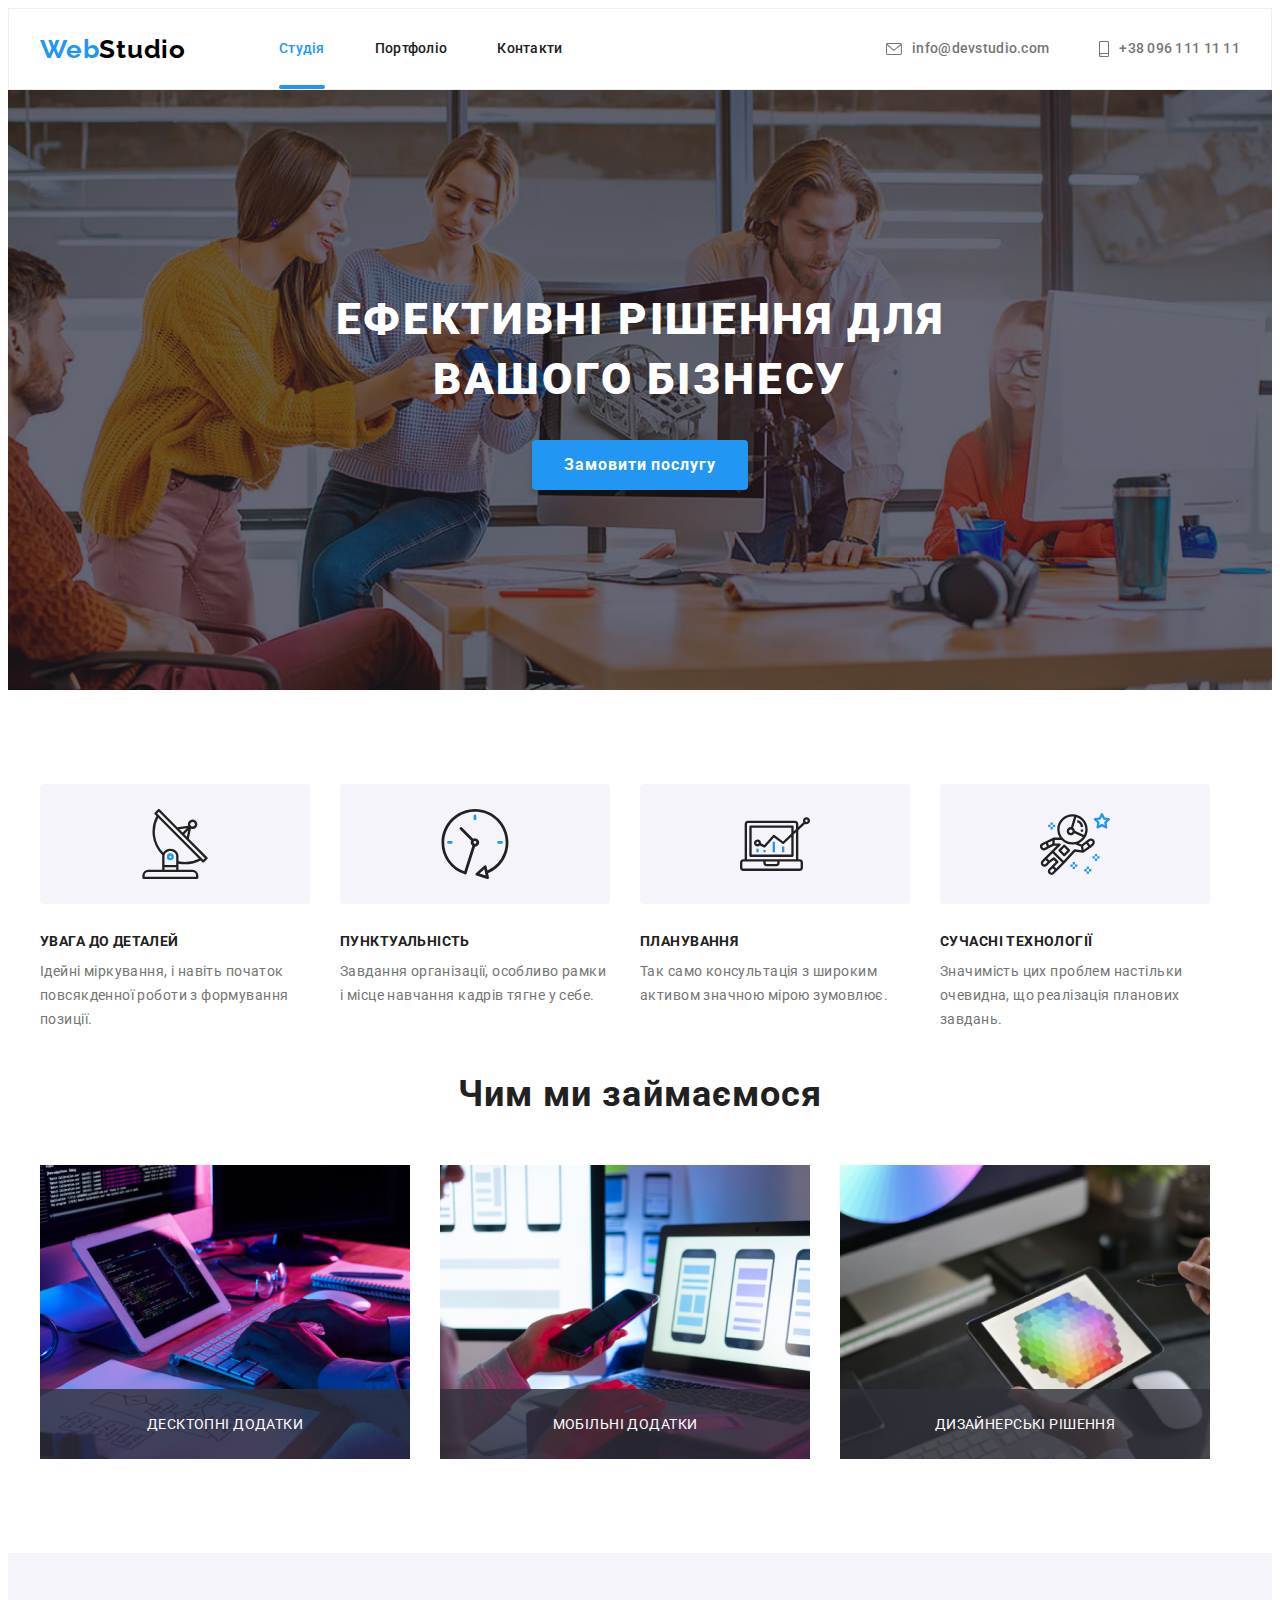
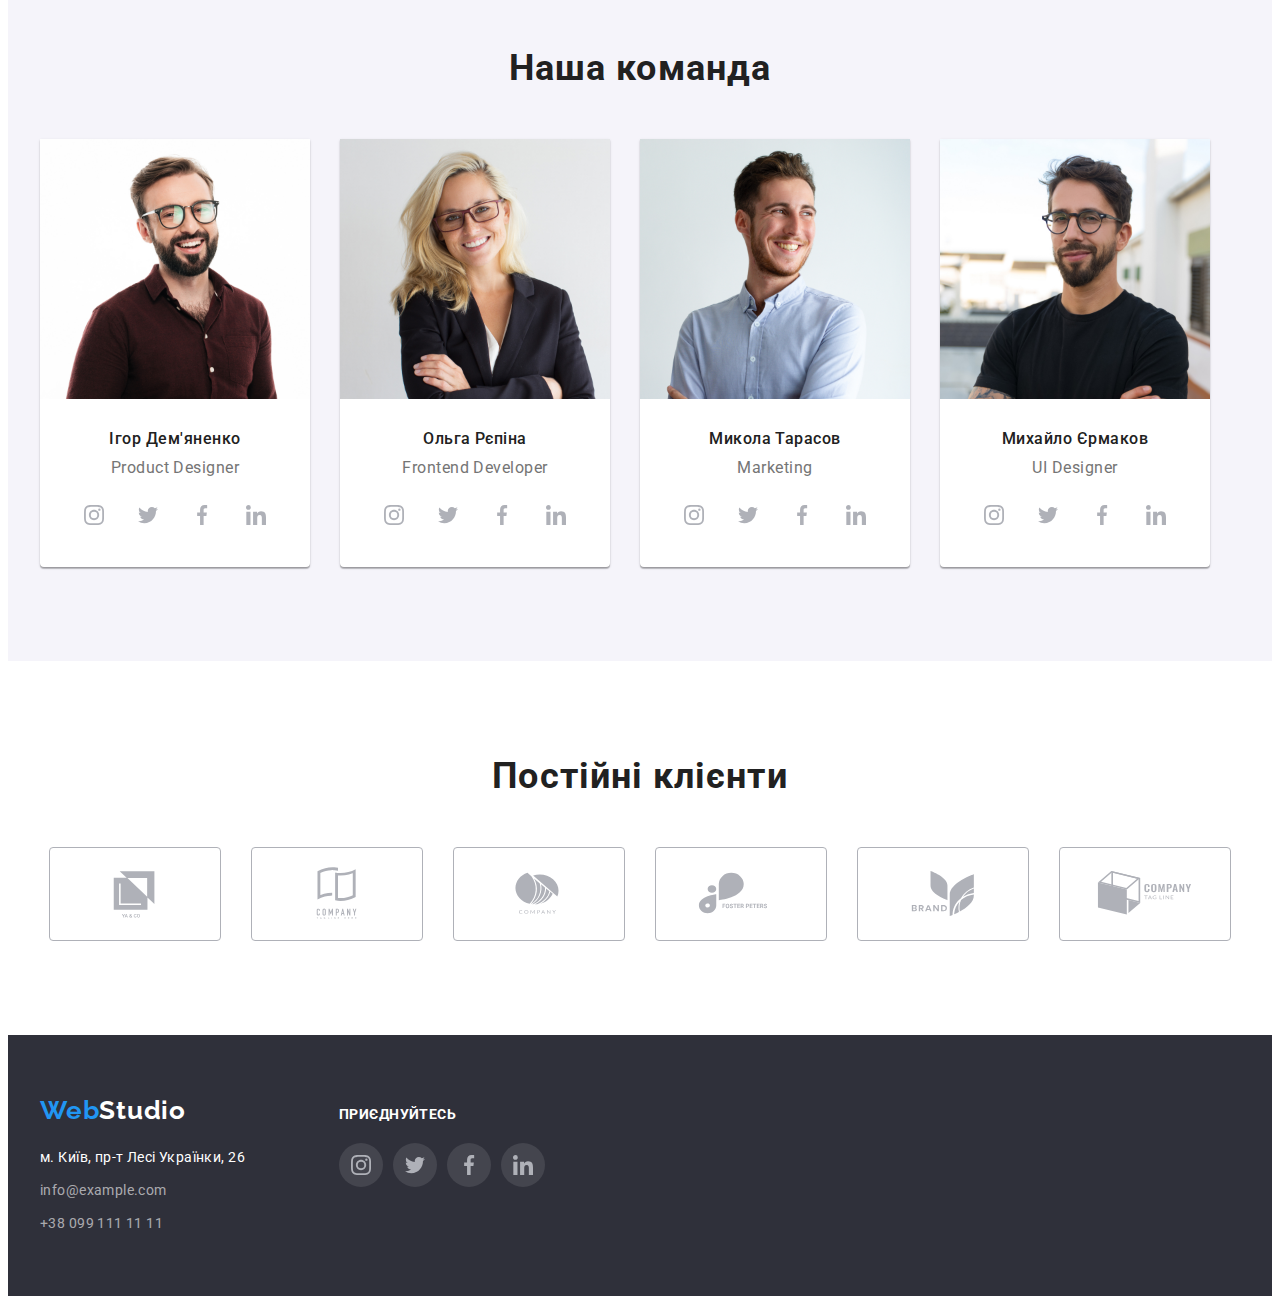
<file: index.html>
<!DOCTYPE html>
<html lang="ua">
<head>
    <meta charset="UTF-8">
    <meta http-equiv="X-UA-Compatible" content="IE=edge">
    <meta name="viewport" content="width=device-width, initial-scale=1.0">
    <title>Студія</title>
    <link rel="preconnect" href="https://fonts.googleapis.com">
    <link rel="preconnect" href="https://fonts.gstatic.com" crossorigin>
    <link href="https://fonts.googleapis.com/css2?family=Raleway:wght@700&family=Roboto:wght@400;500;700;900&display=swap"
        rel="stylesheet">
    <link rel="stylesheet" href="https://cdnjs.cloudflare.com/ajax/libs/modern-normalize/1.1.0/modern-normalize.min.css"
            integrity="sha512-wpPYUAdjBVSE4KJnH1VR1HeZfpl1ub8YT/NKx4PuQ5NmX2tKuGu6U/JRp5y+Y8XG2tV+wKQpNHVUX03MfMFn9Q=="
            crossorigin="anonymous" referrerpolicy="no-referrer" />
    <link rel="stylesheet" href="./css/styles.css">
</head>
<body>
    <!-- HEADER -->
    <header class="header">
       <div class="container header-container">
           <nav class="nav-header">
                <a class="link logo logo-header" href="./index.html" lang="en">
                <span class="logo-first-part">Web</span><span class="logo-second-part-theme-light">Studio</span>
                </a>
                <ul class="main-information-list list">
                    <li class="main-information-item">
                        <a class="main-information-link current link" href="./index.html">Студія</a>
                    </li>
                    <li class="main-information-item">
                        <a class="main-information-link link" href="./portfolio.html">Портфоліо</a>
                    </li>
                    <li class="main-information-item">
                        <a class="main-information-link link" href="">Контакти</a>
                    </li>
                </ul>
            </nav>
            <ul class="contacts list">
                <li class="contact-item">
                    <a class="contact-mail contact-link link" href="mailto:info@devstudio.com">
                        <svg class="contact-icon" width="16" height="12">
                            <use href="./images/icons.svg#envelope">
                            </use>                       
                        </svg> 
                    info@devstudio.com 
                </a>
                </li>
                <li class="contact-item">
                    <a class="contact-number contact-link link" href="tel:+380961111111"> 
                        <svg class="contact-icon" width="10" height="16">
                            <use href="./images/icons.svg#smartphone">
                            </use>
                        </svg>
                        +38 096 111 11 11 </a>
                </li>
            </ul>
        </div>
    </header>
    <main>
        <!-- HERO -->
        <section class="hero">
            <div class="container">
                <h1 class="tittle"> Ефективні рішення для вашого бізнесу </h1>
                <button class="modal-btn" type="button" data-modal-open>Замовити послугу</button>
            </div>
        </section>
        <!-- ADVANTAGES -->
        <section class="section">
           <div class="container">
               <h2 class="visually-hidden"> Наші переваги </h2>
            <ul class="advantages-list list">
                <li class="advantages-list-item">
                    <div class="advantages-frame">
                        <svg class="advantages-icons" width="70" height="70">
                            <use href="./images/icons.svg#antenna">
                            </use>
                        </svg>
                    </div>
                    <h3 class="advantages-item">Увага до деталей</h3>
                    <p class="advantages-discription">Ідейні міркування, і навіть початок повсякденної роботи з формування позиції.</p>
                </li>
                <li class="advantages-list-item">
                    <div class="advantages-frame">
                        <svg class="advantages-icons" width="70" height="70">
                            <use href="./images/icons.svg#clock">
                            </use>
                        </svg>
                    </div>
                    <h3 class="advantages-item">Пунктуальність</h3>
                    <p class="advantages-discription">Завдання організації, особливо рамки і місце навчання кадрів тягне у себе.
                    </p>
                </li>
                <li class="advantages-list-item">
                    <div class="advantages-frame">
                        <svg class="advantages-icons" width="70" height="70">
                            <use href="./images/icons.svg#diagram">
                            </use>
                        </svg>
                    </div>
                    <h3 class="advantages-item">Планування</h3>
                    <p class="advantages-discription">Так само консультація з широким активом значною мірою зумовлює.</p>
                </li>
                <li class="advantages-list-item">
                    <div class="advantages-frame">
                        <svg class="advantages-icons" width="70" height="70">
                            <use href="./images/icons.svg#astronaut">
                            </use>
                        </svg>
                    </div>                   
                    <h3 class="advantages-item">Сучасні технології</h3>
                    <p class="advantages-discription">Значимість цих проблем настільки очевидна, що реалізація планових завдань. 
                    </p>
                </li>
            </ul>
            </div>
            </section>
            <!-- ABOUT -->
            <section class="about section">
                <div class="container">
                    <h2 class="about-our-business">Чим ми займаємося</h2>
                    <ul class="about-list list">
                        <li class="about-item">
                            <div class="about-img-box">
                                <img class="about-img" src="./images/business/business-img-1.png"
                                alt="працівник набирає текст" width="370" height="294">
                                <div class="about-discription"><p>Десктопні додатки</p>
                                </div>
                            </div>
                        </li>
                        <li class="about-item">
                            <div class="about-img-box">
                                <img class="about-img" src="./images/business/business-img-2.png"
                                alt="працівник обирає макет" width="370" height="294">
                                <div class="about-discription"><p>Мобільні додатки</p>
                                </div>
                            </div>
                        </li>
                        <li class="about-item">
                            <div class="about-img-box"><img class="about-img" src="./images/business/business-img-3.png"
                                alt="працівник обирає колір" width="370" height="294">
                                <div class="about-discription"><p>Дизайнерські рішення</p>
                                </div>
                            </div>
                        </li>
                    </ul>       
        </div>
        </section>
        <!-- EMPLOYEES -->
        <section class="employees section">
            <div class="container employees-container">
                <h2 class="our-employees">Наша команда</h2>
                <ul class="employees-list list">
                    <li class="employees-item">
                        <img class="employees-img" src="./images/employees/product_designer.jpg" alt="Ігор Дем'яненко" width="270"
                            height="260">
                        <div class="employees-information">
                            <h3 class="employees-name">Ігор Дем'яненко</h3>
                            <p class="employees-position" lang="en">Product Designer</p>
                            <ul class="socials-list list">
                                <li class="socials-item">
                                    <a class="socials-link link" href="" target="_blank" rel="noopener noreferrer" aria-label="іконка Instagram">
                                        <svg class="socials-icon" width="20" height="20">
                                            <use href="./images/icons.svg#instagram"></use>
                                        </svg>
                                    </a>
                                </li>
                                <li class="socials-item">
                                    <a class="socials-link link" href="" target="_blank" rel="noopener noreferrer" aria-label="іконка Twitter">
                                        <svg class="socials-icon" width="20" height="20">
                                            <use href="./images/icons.svg#twitter"></use>
                                        </svg>
                                    </a>
                                </li>
                                <li class="socials-item">
                                    <a class="socials-link link" href="" target="_blank" rel="noopener noreferrer" aria-label="іконка Facebook">
                                        <svg class="socials-icon" width="20" height="20">
                                            <use href="./images/icons.svg#facebook"></use>
                                        </svg>
                                    </a>
                                </li>
                                <li class="socials-item">
                                    <a class="socials-link link" href="" target="_blank" rel="noopener noreferrer" aria-label="іконка Linkedin">
                                        <svg class="socials-icon" width="20" height="20">
                                            <use href="./images/icons.svg#linkedin"></use>
                                        </svg>
                                    </a>
                                </li>
                            </ul>
                        </div>
                        
                    </li>
                    <li class="employees-item">
                        <img class="employees-img" src="./images/employees/frontend_developer.jpg" alt="Ольга Рєпіна" width="270"
                            height="260">
                        <div class="employees-information">
                            <h3 class="employees-name">Ольга Рєпіна</h3>
                            <p class="employees-position" lang="en">Frontend Developer</p>
                            <ul class="socials-list list">
                                <li class="socials-item">
                                    <a class="socials-link link" href="" target="_blank" rel="noopener noreferrer" aria-label="іконка Instagram">
                                        <svg class="socials-icon" width="20" height="20">
                                            <use href="./images/icons.svg#instagram"></use>
                                        </svg>
                                    </a>
                                </li>
                                <li class="socials-item">
                                    <a class="socials-link link" href="" target="_blank" rel="noopener noreferrer" aria-label="іконка Twitter">
                                        <svg class="socials-icon" width="20" height="20">
                                            <use href="./images/icons.svg#twitter"></use>
                                        </svg>
                                    </a>
                                </li>
                                <li class="socials-item">
                                    <a class="socials-link link" href="" target="_blank" rel="noopener noreferrer" aria-label="іконка Facebook">
                                        <svg class="socials-icon" width="20" height="20">
                                            <use href="./images/icons.svg#facebook"></use>
                                        </svg>
                                    </a>
                                </li>
                                <li class="socials-item">
                                    <a class="socials-link link" href="" target="_blank" rel="noopener noreferrer" aria-label="іконка Linkedin">
                                        <svg class="socials-icon" width="20" height="20">
                                            <use href="./images/icons.svg#linkedin"></use>
                                        </svg>
                                    </a>
                                </li>
                            </ul>
                        </div>
                        
                    </li>
                    <li class="employees-item">
                        <img class="employees-img" src="./images/employees/marketing.jpg" alt="Микола Тарасов" width="270"
                            height="260">
                        <div class="employees-information">
                            <h3 class="employees-name">Микола Тарасов</h3>
                            <p class="employees-position" lang="en">Marketing</p>
                            <ul class="socials-list list">
                                <li class="socials-item">
                                    <a class="socials-link link" href="" target="_blank" rel="noopener noreferrer" aria-label="іконка Instagram">
                                        <svg class="socials-icon" width="20" height="20">
                                            <use href="./images/icons.svg#instagram"></use>
                                        </svg>
                                    </a>
                                </li>
                                <li class="socials-item">
                                    <a class="socials-link link" href="" target="_blank" rel="noopener noreferrer" aria-label="іконка Twitter">
                                        <svg class="socials-icon" width="20" height="20">
                                            <use href="./images/icons.svg#twitter"></use>
                                        </svg>
                                    </a>
                                </li>
                                <li class="socials-item">
                                    <a class="socials-link link" href="" target="_blank" rel="noopener noreferrer" aria-label="іконка Facebook">
                                        <svg class="socials-icon" width="20" height="20">
                                            <use href="./images/icons.svg#facebook"></use>
                                        </svg>
                                    </a>
                                </li>
                                <li class="socials-item">
                                    <a class="socials-link link" href="" target="_blank" rel="noopener noreferrer" aria-label="іконка Linkedin">
                                        <svg class="socials-icon" width="20" height="20">
                                            <use href="./images/icons.svg#linkedin"></use>
                                        </svg>
                                    </a>
                                </li>
                            </ul>
                        </div>                       
                    </li>
                    <li class="employees-item">
                        <img class="employees-img" src="./images/employees/uI_designer.jpg" alt="Михайло Єрмаков" width="270"
                            height="260">
                        <div class="employees-information">
                            <h3 class="employees-name">Михайло Єрмаков</h3>
                            <p class="employees-position" lang="en">UI Designer</p>
                            <ul class="socials-list list">
                                <li class="socials-item">
                                    <a class="socials-link link" href="" target="_blank" rel="noopener noreferrer" aria-label="іконка Instagram">
                                        <svg class="socials-icon" width="20" height="20">
                                            <use href="./images/icons.svg#instagram"></use>
                                        </svg>
                                    </a>
                                </li>
                                <li class="socials-item">
                                    <a class="socials-link link" href="" target="_blank" rel="noopener noreferrer" aria-label="іконка Twitter">
                                        <svg class="socials-icon" width="20" height="20">
                                            <use href="./images/icons.svg#twitter"></use>
                                        </svg>
                                    </a>
                                </li>
                                <li class="socials-item">
                                    <a class="socials-link link" href="" target="_blank" rel="noopener noreferrer" aria-label="іконка Facebook">
                                        <svg class="socials-icon" width="20" height="20">
                                            <use href="./images/icons.svg#facebook"></use>
                                        </svg>
                                    </a>
                                </li>
                                <li class="socials-item">
                                    <a class="socials-link link" href="" target="_blank" rel="noopener noreferrer" aria-label="іконка Linkedin">
                                        <svg class="socials-icon" width="20" height="20">
                                            <use href="./images/icons.svg#linkedin"></use>
                                        </svg>
                                    </a>
                                </li>
                            </ul>
                        </div>
                    </li>
                </ul>
            </div>
        </section>
        <section class="customers section">
            <div class="container">
                <h2 class="our-customers">Постійні клієнти</h2>
                <ul class="list customers-list">
                    <li class="customers-item">
                        <a class="customers-link" href="" target="_blank" rel="noopener noreferrer">
                            <svg class="customers-icons" width="106" height="60">
                                <use href="./images/icons.svg#logo-1">
                                </use>
                            </svg>
                        </a>                        
                    </li>
                    <li class="customers-item">
                        <a class="customers-link" href="" target="_blank" rel="noopener noreferrer">
                            <svg class="customers-icons" width="106" height="60">
                                <use href="./images/icons.svg#logo-2">
                                </use>
                            </svg>
                        </a>                       
                    </li>
                    <li class="customers-item">
                        <a class="customers-link" href="" target="_blank" rel="noopener noreferrer">
                            <svg class="customers-icons" width="106" height="60">
                                <use href="./images/icons.svg#logo-3">
                                </use>
                            </svg>
                        </a>
                        
                    </li>
                    <li class="customers-item">
                        <a class="customers-link" href="" target="_blank" rel="noopener noreferrer">
                            <svg class="customers-icons" width="106" height="60">
                                <use href="./images/icons.svg#logo-4">
                                </use>
                            </svg>
                        </a>                       
                    </li>
                    <li class="customers-item">
                        <a class="customers-link" href="" target="_blank" rel="noopener noreferrer">
                            <svg class="customers-icons" width="106" height="60">
                                <use href="./images/icons.svg#logo-5">
                                </use>
                            </svg>
                        </a>                       
                    </li>
                    <li class="customers-item">
                        <a class="customers-link" href="" target="_blank" rel="noopener noreferrer">
                            <svg class="customers-icons" width="106" height="60">
                                <use href="./images/icons.svg#logo-6">
                                </use>
                            </svg>
                        </a>                        
                    </li>
                </ul>
            </div>
        </section>
    </main>
    <!-- FOOTER -->
    <footer class="footer">
        <div class="container footer-container">
            <div class="footer-main">
                <a class="logo link" href="./index.html" lang="en">
                    <span class="logo-first-part">Web</span><span class="logo-second-part-theme-dark">Studio</span>
                </a>
                <address class="address">
                    <ul class="contact-info-list list">
                        <li class="contact-info-item"><a class="contact-info-link contact-info-link-address link"
                                href="https://goo.gl/maps/YMytQSWN1X3MKWsU9" target="_blank" rel="noopener noreferrer">
                                м. Київ, пр-т Лесі Українки, 26</a>
                        </li>
                        <li class="contact-info-item">
                            <a class="contact-info-link link" href="mailto:info@example.com">info@example.com </a>
                        </li>
                        <li class="contact-info-item">
                            <a class="contact-info-link link" href="tel:+380991111111"> +38 099 111 11 11 </a>
                        </li>
                    </ul>
                </address>
            </div>
            <div class="join">
                <h2 class="to-join">приєднуйтесь</h2>
                <ul class="socials-list list">
                    <li class="socials-item">
                        <a class="socials-link socials-link-dark-theme link" href="" target="_blank" rel="noopener noreferrer" aria-label="іконка Instagram">
                            <svg class="socials-icon" width="20" height="20">
                                <use href="./images/icons.svg#instagram"></use>
                            </svg>
                        </a>
                    </li>
                    <li class="socials-item">
                        <a class="socials-link socials-link-dark-theme link" href="" target="_blank" rel="noopener noreferrer" aria-label="іконка Twitter">
                            <svg class="socials-icon" width="20" height="20">
                                <use href="./images/icons.svg#twitter"></use>
                            </svg>
                        </a>
                    </li>
                    <li class="socials-item">
                        <a class="socials-link socials-link-dark-theme link" href="" target="_blank" rel="noopener noreferrer" aria-label="іконка Facebook">
                            <svg class="socials-icon" width="20" height="20">
                                <use href="./images/icons.svg#facebook"></use>
                            </svg>
                        </a>
                    </li>
                    <li class="socials-item">
                        <a class="socials-link socials-link-dark-theme link" href="" target="_blank" rel="noopener noreferrer" aria-label="іконка Linkedin">
                            <svg class="socials-icon" width="20" height="20">
                                <use href="./images/icons.svg#linkedin"></use>
                            </svg>
                        </a>
                    </li>
                </ul>
            </div>
        </div>
    </footer>

<div class="backdrop is-hidden" data-modal>
    <div class="modal">
        <button type="button" class="modal-btn-close" data-modal-close>
<svg class="modal-icon" width="18" height="18">
    <use href="./images/icons.svg#icon-close"></use>
</svg>
        </button>
    </div>
</div>

    <script src="./js/modal.js"></script>
</body>
</html>
</file>
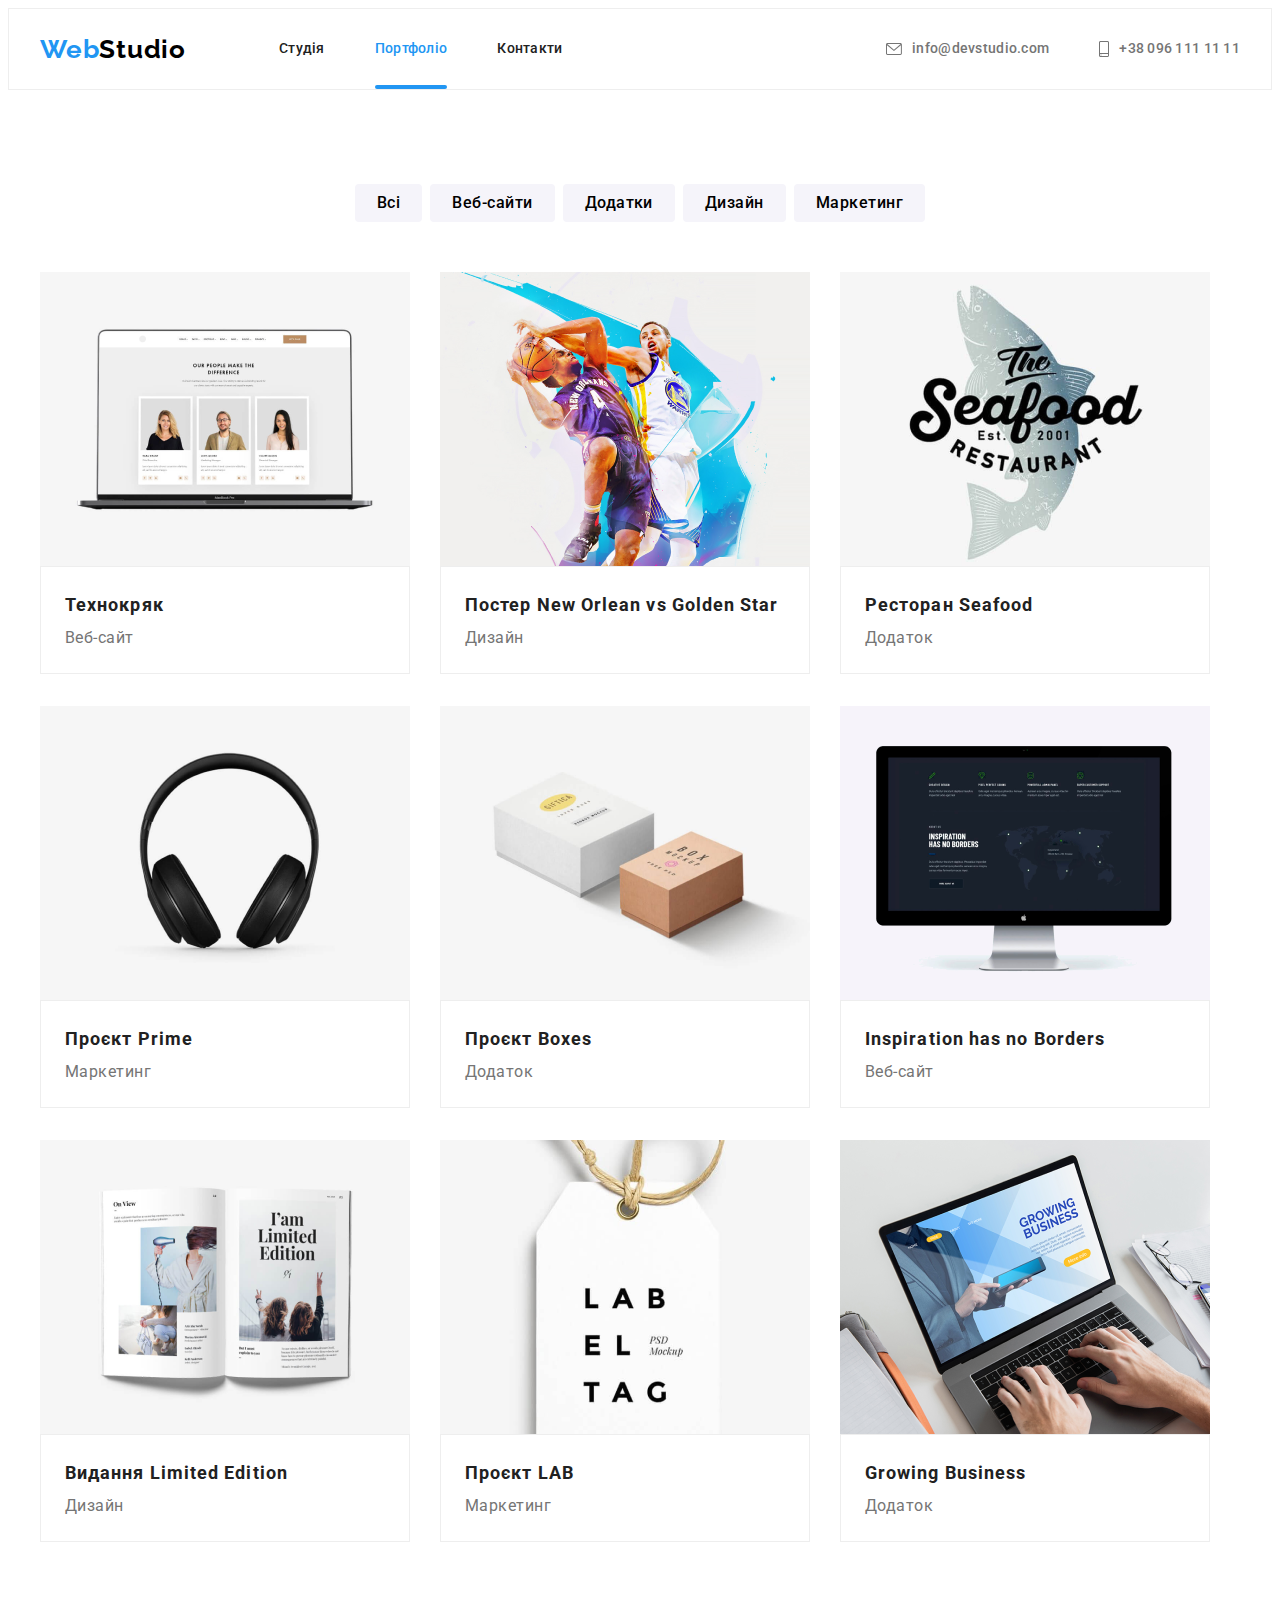
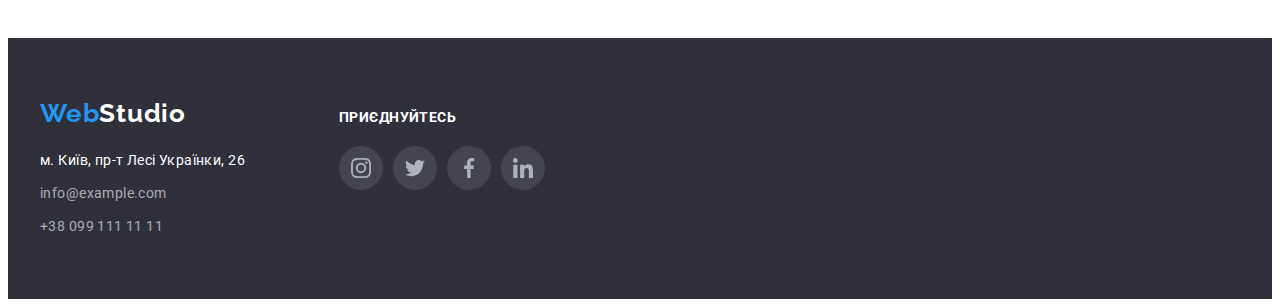
<file: portfolio.html>
<!DOCTYPE html>
<html lang="ua">
<head>
    <meta charset="UTF-8">
    <meta http-equiv="X-UA-Compatible" content="IE=edge">
    <meta name="viewport" content="width=device-width, initial-scale=1.0">
    <title>Портфоліо</title>
    <link rel="preconnect" href="https://fonts.googleapis.com">
    <link rel="preconnect" href="https://fonts.gstatic.com" crossorigin>
    <link href="https://fonts.googleapis.com/css2?family=Raleway:wght@700&family=Roboto:wght@400;500;700;900&display=swap"
        rel="stylesheet">
    <link rel="stylesheet" href="https://cdnjs.cloudflare.com/ajax/libs/modern-normalize/1.1.0/modern-normalize.min.css"
        integrity="sha512-wpPYUAdjBVSE4KJnH1VR1HeZfpl1ub8YT/NKx4PuQ5NmX2tKuGu6U/JRp5y+Y8XG2tV+wKQpNHVUX03MfMFn9Q=="
        crossorigin="anonymous" referrerpolicy="no-referrer" />
    <link rel="stylesheet" href="./css/styles.css">
</head>
<body>
    <!-- HEADER -->
    <header class="header">
        <div class="container header-container">
            <nav class="nav-header">
                <a class="link logo logo-header" href="./index.html" lang="en">
                    <span class="logo-first-part">Web</span><span class="logo-second-part-theme-light">Studio</span>
                </a>
                <ul class="main-information-list list">
                    <li class="main-information-item">
                        <a class="main-information-link link" href="./index.html">Студія</a>
                    </li>
                    <li class="main-information-item">
                        <a class="main-information-link current link" href="./portfolio.html">Портфоліо</a>
                    </li>
                    <li class="main-information-item">
                        <a class="main-information-link link" href="">Контакти</a>
                    </li>
                </ul>
            </nav>
            <ul class="contacts list">
                <li class="contact-item">
                    <a class="contact-mail contact-link link" href="mailto:info@devstudio.com">
                        <svg class="contact-icon" width="16" height="12">
                            <use href="./images/icons.svg#envelope">
                            </use>
                        </svg>
                        info@devstudio.com
                    </a>
                </li>
                <li class="contact-item">
                    <a class="contact-number contact-link link" href="tel:+380961111111">
                        <svg class="contact-icon" width="10" height="16">
                            <use href="./images/icons.svg#smartphone">
                            </use>
                        </svg>
                        +38 096 111 11 11 </a>
                </li>
            </ul>
        </div>
    </header>
    <main>
        <!-- PORTFOLIO -->
        <section class="section">
            <div class="container">
                <h1 class="visually-hidden">Портфоліо</h1>               
                <ul class="list menu-list">
                    <li class="menu-item">
                        <button class="menu-item-btn" type="button">Всі</button>
                    </li>
                    <li class="menu-item">
                        <button class="menu-item-btn" type="button">Веб-сайти</button>
                    <li class="menu-item">
                        <button class="menu-item-btn" type="button">Додатки</button>
                    </li>
                    <li class="menu-item">
                        <button class="menu-item-btn" type="button">Дизайн</button>
                    </li>
                    <li class="menu-item">
                        <button class="menu-item-btn" type="button">Маркетинг</button>
                    </li>
                </ul>                               
                <ul class="projects-list list">
                    <li class="projects-item">
                        <a class="projects-link link" href="" target="_blank" rel="noopener noreferrer">
                           <div class="project-purpose-image">
                            <img class="project-img" src="./images/portfolio/project-1-img.png" alt="відкритий веб-сайт на ноутбуці" width="370" height="294">
                            <div class="project-purpose">
                                <p>Ресурс пропонує комплексні пропозиції з різним рівнем функціоналу та сервісів. Все це дозволить відвідувачу отримати вичерпні відомості про компанію чи приватну особу.

                                </p>
                            </div>
                           </div> 
                            <div class="projects-discription">
                                <h2 class="project-name">Технокряк</h2>
                                <p class="project-type">Веб-сайт</p>
                            </div>
                        </a>
                    </li>
                    <li class="projects-item">
                        <a class="projects-link link" href="" target="_blank" rel="noopener noreferrer">
                            <div class="project-purpose-image">
                            <img class="project-img" src="./images/portfolio/project-2-img.png" alt="два баскетболіста грають" width="370"
                                height="294">
                            <div class="project-purpose">
                                    <p>Ресурс пропонує комплексні пропозиції з різним рівнем функціоналу та сервісів. Все це дозволить відвідувачу
                                        отримати вичерпні відомості про компанію чи приватну особу.
                                
                                    </p>
                                </div>
                                </div>
                            <div class="projects-discription">
                                <h2 class="project-name">Постер New Orlean vs Golden Star</h2>
                                <p class="project-type">Дизайн</p>
                            </div>
                        </a>                        
                    </li>
                    <li class="projects-item">
                        <a class="projects-link link" href="" target="_blank" rel="noopener noreferrer">
                            <div class="project-purpose-image">
                            <img src="./images/portfolio/project-3-img.png" class="project-img" alt="емблема ресторану Seafood" width="370"
                                height="294">
                                <div class="project-purpose">
                                <p>Ресурс пропонує комплексні пропозиції з різним рівнем функціоналу та сервісів. Все це дозволить відвідувачу отримати вичерпні відомості про компанію чи приватну особу.

                                </p>
                            </div>
                                </div>
                            <div class="projects-discription">
                                <h2 class="project-name">Ресторан Seafood</h2>
                                <p class="project-type">Додаток</p>
                            </div>
                        </a>                       
                    </li>
                    <li class="projects-item">
                        <a class="projects-link link" href="" target="_blank" rel="noopener noreferrer">
                            <div class="project-purpose-image">
                            <img class="project-img" src="./images/portfolio/project-4-img.png" alt="навушники" width="370" height="294">
                            <div class="project-purpose">
                                <p>Ресурс пропонує комплексні пропозиції з різним рівнем функціоналу та сервісів. Все це дозволить відвідувачу отримати вичерпні відомості про компанію чи приватну особу.

                                </p>
                            </div>
                            </div>
                            <div class="projects-discription">
                                <h2 class="project-name">Проєкт Prime</h2>
                                <p class="project-type">Маркетинг</p>
                            </div>
                        </a>                                              
                    </li>
                    <li class="projects-item">
                        <a class="projects-link link" href="" target="_blank" rel="noopener noreferrer">
                            <div class="project-purpose-image">
                            <img class="project-img" src="./images/portfolio/project-5-img.png" alt="дві коробки" width="370" height="294">
                            <div class="project-purpose">
                                <p>Ресурс пропонує комплексні пропозиції з різним рівнем функціоналу та сервісів. Все це дозволить відвідувачу отримати вичерпні відомості про компанію чи приватну особу.

                                </p>
                            </div>
                            </div>
                            <div class="projects-discription">
                                <h2 class="project-name">Проєкт Boxes</h2>
                                <p class="project-type">Додаток</p>
                            </div>
                        </a>                          
                    </li>
                    <li class="projects-item">
                        <a class="projects-link link" href="" target="_blank" rel="noopener noreferrer">
                            <div class="project-purpose-image">
                            <img class="project-img" src="./images/portfolio/project-6-img.png" alt="відкритий веб-сайт на мониторі" width="370"
                                height="294">
                                <div class="project-purpose">
                                <p>Ресурс пропонує комплексні пропозиції з різним рівнем функціоналу та сервісів. Все це дозволить відвідувачу отримати вичерпні відомості про компанію чи приватну особу.

                                </p>
                            </div>
                            </div>
                            <div class="projects-discription">
                                <h2 class="project-name">Inspiration has no Borders</h2>
                                <p class="project-type">Веб-сайт</p>
                            </div>
                        </a>                                                  
                    </li>
                    <li class="projects-item">
                        <a class="projects-link link" href="" target="_blank" rel="noopener noreferrer">
                            <div class="project-purpose-image">
                            <img class="project-img" src="./images/portfolio/project-7-img.png" alt="розворот журналу" width="370" height="294">
                            <div class="project-purpose">
                                <p>Ресурс пропонує комплексні пропозиції з різним рівнем функціоналу та сервісів. Все це дозволить відвідувачу отримати вичерпні відомості про компанію чи приватну особу.

                                </p>
                            </div>
                            </div>
                            <div class="projects-discription">
                                <h2 class="project-name">Видання Limited Edition</h2>
                                <p class="project-type">Дизайн</p>
                            </div>
                        </a>                                                 
                    </li>
                    <li class="projects-item">
                        <a class="projects-link link" href="" target="_blank" rel="noopener noreferrer">
                            <div class="project-purpose-image">
                            <img class="project-img" src="./images/portfolio/project-8-img.png" alt="етикетка" width="370" height="294">
                            <div class="project-purpose">
                                <p>Ресурс пропонує комплексні пропозиції з різним рівнем функціоналу та сервісів. Все це дозволить відвідувачу отримати вичерпні відомості про компанію чи приватну особу.

                                </p>
                            </div>
                            </div>
                            <div class="projects-discription">
                                <h2 class="project-name">Проєкт LAB</h2>
                                <p class="project-type">Маркетинг</p>
                            </div>
                        </a>                                                 
                    </li>
                    <li class="projects-item">
                        <a class="projects-link link" href="" target="_blank" rel="noopener noreferrer">
                            <div class="project-purpose-image">
                            <img class="project-img" src="./images/portfolio/project-9-img.png" alt="відкритий додаток на ноутбуці" width="370"
                                height="294">
                                <div class="project-purpose">
                                <p>Ресурс пропонує комплексні пропозиції з різним рівнем функціоналу та сервісів. Все це дозволить відвідувачу отримати вичерпні відомості про компанію чи приватну особу.

                                </p>
                            </div>
                            </div>
                            <div class="projects-discription">
                                <h2 class="project-name">Growing Business</h2>
                                <p class="project-type">Додаток</p>
                            </div>
                        </a>                                            
                    </li>
                </ul>                
            </div>
        </section>
    </main>
    <!-- FOOTER -->
    <footer class="footer">
        <div class="container footer-container">
            <div class="footer-main">
                <a class="logo link" href="./index.html" lang="en">
                    <span class="logo-first-part">Web</span><span class="logo-second-part-theme-dark">Studio</span>
                </a>
                <address class="address">
                    <ul class="contact-info-list list">
                        <li class="contact-info-item"><a class="contact-info-link contact-info-link-address link"
                                href="https://goo.gl/maps/YMytQSWN1X3MKWsU9" target="_blank" rel="noopener noreferrer">
                                м. Київ, пр-т Лесі Українки, 26</a>
                        </li>
                        <li class="contact-info-item">
                            <a class="contact-info-link link" href="mailto:info@example.com">info@example.com </a>
                        </li>
                        <li class="contact-info-item">
                            <a class="contact-info-link link" href="tel:+380991111111"> +38 099 111 11 11 </a>
                        </li>
                    </ul>
                </address>
            </div>
            <div class="join">
                <h2 class="to-join">приєднуйтесь</h2>
                <ul class="socials-list list">
                    <li class="socials-item">
                        <a class="socials-link socials-link-dark-theme link" href="" target="_blank" rel="noopener noreferrer"
                            aria-label="іконка Instagram">
                            <svg class="socials-icon" width="20" height="20">
                                <use href="./images/icons.svg#instagram"></use>
                            </svg>
                        </a>
                    </li>
                    <li class="socials-item">
                        <a class="socials-link socials-link-dark-theme link" href="" target="_blank" rel="noopener noreferrer"
                            aria-label="іконка Twitter">
                            <svg class="socials-icon" width="20" height="20">
                                <use href="./images/icons.svg#twitter"></use>
                            </svg>
                        </a>
                    </li>
                    <li class="socials-item">
                        <a class="socials-link socials-link-dark-theme link" href="" target="_blank" rel="noopener noreferrer"
                            aria-label="іконка Facebook">
                            <svg class="socials-icon" width="20" height="20">
                                <use href="./images/icons.svg#facebook"></use>
                            </svg>
                        </a>
                    </li>
                    <li class="socials-item">
                        <a class="socials-link socials-link-dark-theme link" href="" target="_blank" rel="noopener noreferrer"
                            aria-label="іконка Linkedin">
                            <svg class="socials-icon" width="20" height="20">
                                <use href="./images/icons.svg#linkedin"></use>
                            </svg>
                        </a>
                    </li>
                </ul>
            </div>
        </div>
    </footer>
</body>
</html>
</file>
<file: css/styles.css>
:root {
  --main-font-family: 'Roboto', sans-serif;
  --secondary-font-family: 'Raleway', sans-serif;
  --main-color: #212121;
  --main-color-theme-dark: #ffffff;
  --secondary-color: #757575;
  --color-logo-first-part: #2196f3;
  --color-logo-second-part-theme-light: #000000;
  --color-logo-second-part-theme-dark: #ffffff;
  --hover-focus-color: #2196f3;
  --button-background-hover-focus-color: #188ce8;
  --button-background-color: #2196f3;
  --address-color: rgba(255, 255, 255, 0.6);
  --button-background-color-portfolio: #f5f4fa;
  --main-background-color: #ffffff;
  --dark-background-color: #2F303A;
  --secondary-light-background: #F5F4FA;
  --hover-card-color: rgba(33, 150, 243, 0.9);
  --modal-main-background: rgba(0, 0, 0, 0.2);
  --modal-btn-close-frame: rgba(0, 0, 0, 0.1);
}

body {
  font-family: var(--main-font-family);
  font-size: 14px;
  color: var(--main-color);
  background-color: var(--main-background-color);
}

h1,
h2,
h3,
h4,
h5,
h6,
p {
  margin: 0;
}

img {
  display: block;
  max-width: 100%; 
  height: auto;
}

ul {
padding: 0;
margin: 0;
}

.container {
  /*outline: solid red;*/


  width: 1200px;
  padding-left: 15px;
  padding-right: 15px;
  margin-left: auto;
  margin-right: auto;
}

.section{
  padding-top: 94px;
  padding-bottom: 94px;

}
.list {
  list-style: none;
}

.link {
  text-decoration: none;
}
.address {
  font-style: normal;
}
/* ================= COMPONENTS ================= */
.logo {
  font-family: var(--secondary-font-family);
  font-style: normal;
  font-weight: 700;
  font-size: 26px;
  line-height: 1.19;
  letter-spacing: 0.03em;
}

.logo-header{
margin-right: 93px;
}

.logo-first-part {
  color: var(--color-logo-first-part);
}
.logo-second-part-theme-light {
  color: var(--color-logo-second-part-theme-light);
}
.logo-second-part-theme-dark {
  color: var(--color-logo-second-part-theme-dark);
}
.visually-hidden {
  position: absolute;
  width: 1px;
  height: 1px;
  overflow: hidden;
  border: 0;
  padding: 0;
  clip: rect(0 0 0 0);
  clip-path: inset(50%);
  margin: -1px;
  white-space: nowrap;
}
/* ================= COMPONENTS ================= */

/* ================= HEADER ================= */

.main-information-link {
  font-weight: 500;
  line-height: 1.14;
  letter-spacing: 0.02em;
  color: var(--main-color);
  position: relative;

  display: block;
  padding-top: 32px;
  padding-bottom: 32px;

  transition: color 250ms cubic-bezier(0.4, 0, 0.2, 1);;
}

.main-information-item{
  margin-right: 50px;
}
.main-information-item:last-child {
  margin-right: 0;
}
.main-information-link:hover,
.main-information-link:focus {
  color: var(--hover-focus-color);
}
.current::after {
  display: block;
  height: 4px;
  width: 100%;
  background-color: currentColor;
  border-radius: 2px;
  position: absolute;
  bottom: 0;
  content: '';
}


.nav-header{
  display: flex;
  align-items: center;
}

.main-information-list{
  display: flex;
  align-items: center;
}

.main-information-list .current{
  color: var(--hover-focus-color);
}



.contact-link {
  font-weight: 500;
  line-height: 1.14;
  letter-spacing: 0.02em;
  color: var(--secondary-color);

  display: flex;
  align-items: center;
  padding-top: 32px;
  padding-bottom: 32px;
  transition: color 250ms cubic-bezier(0.4, 0, 0.2, 1);
}
.contact-link:hover,
.contact-link:focus {
  color: var(--hover-focus-color);
}

.contacts{
  display: flex;
  align-items: center;
  margin-left: auto;
}

.contact-item{
  margin-right: 50px;
}

.contact-item:last-child {
  margin-right: 0;
}

.header-container{
display: flex;
align-items: center;
}
.header{
  border: 1px solid #EEEEEE;
}

.contact-icon{
  fill: currentColor;
  margin-right: 10px;
}

/* ================= HEADER ================= */

/* ================= HERO ================= */
.hero{
  background-color: var(--dark-background-color);
  padding-top: 200px;
  padding-bottom: 200px;

  background-image: linear-gradient(rgba(47, 48, 58, 0.4), rgba(47, 48, 58, 0.4)), url(../images/hero/background.img.jpg);
  background-repeat: no-repeat;
  max-width: 1600px;
  background-position: center;
  background-size: cover;
  margin-left: auto;
  margin-right: auto;
}
  


.tittle {
  font-weight: 900;
  font-size: 44px;
  line-height: 1.36;
  text-align: center;
  letter-spacing: 0.06em;
  text-transform: uppercase;
  color: var(--main-color-theme-dark);

  width: 643px;
  margin-left: auto;
  margin-right: auto;
  margin-bottom: 30px;
}
.modal-btn {
  font-family:inherit;
  font-weight: 700;
  font-size: 16px;
  line-height: 1.88;
  display: flex;
  align-items: center;
  text-align: center;
  letter-spacing: 0.06em;
  cursor: pointer;
  color: var(--main-color-theme-dark);
  background-color: var(--button-background-color);

  max-width: 250px;
  min-width: 200px;
  min-height: 50px;
  border-radius: 4px;
  box-shadow: 0px 4px 4px rgba(0, 0, 0, 0.15);
  margin-left: auto;
  margin-right: auto;
  border: 0;
  padding: 10px 32px;
  
  transition: border-radius 250ms cubic-bezier(0.4, 0, 0.2, 1), background-color 250ms cubic-bezier(0.4, 0, 0.2, 1);
  
  
}

.modal-btn:hover,
.modal-btn:focus {
  background-color: var(--button-background-hover-focus-color);
  color: var(--main-color-theme-dark);
  border-radius: 0;
}


/* ================= HERO ================= */

/* ================= ADVANTAGES ================= */

.advantages-list{
  display: flex;
  align-items: center;
  gap: 30px;
}

.advantages-list-item{
  height: 101px;
  width: 270px;
}

.advantages-item {
  font-size: 14px;
  font-weight: 700;
  line-height: 1.14;
  letter-spacing: 0.03em;
  text-transform: uppercase;
  margin-bottom: 10px;
}
.advantages-discription {
  line-height: 1.71;
  letter-spacing: 0.03em;
  color: var(--secondary-color);
}

.advantages-frame{
  background: #F5F4FA;
  border-radius: 4px;
  margin-bottom: 30px;
  height: 120px;
  display: flex;
  align-items: center;
  justify-content: center;
}


/* ================= ADVANTAGES ================= */

/* ================= ABOUT ================= */

.about-list{
display: flex;
align-items: center;
gap: 30px;
}


.about-our-business {
  font-weight: 700;
  font-size: 36px;
  line-height: 1.17;
  text-align: center;
  letter-spacing: 0.03em;

  margin-bottom: 50px;
}
.about-img-box {
  position: relative;
}

.about-discription {
  position: absolute;
  bottom: 0;
  display: flex;
  width: 370px;
  height: 70px;
  background-color: rgba(47, 48, 58, 0.8);
  justify-content: center;
  align-items: center;
  color: var(--main-color-theme-dark);
  letter-spacing: 0.03em;
  text-transform: uppercase;
}


/* ================= ABOUT ================= */

/* ================= EMPLOYEES ================= */
.employees{
  background-color: var(--secondary-light-background);
}

.employees-item{
  background-color: var(--main-background-color);
  width: 270px;
  box-shadow: 0px 1px 3px rgba(0, 0, 0, 0.12), 0px 1px 1px rgba(0, 0, 0, 0.14), 0px 2px 1px rgba(0, 0, 0, 0.2);
  border-radius: 0px 0px 4px 4px;
}

.our-employees {
  font-weight: 700;
  font-size: 36px;
  line-height: 1.17;
  text-align: center;
  letter-spacing: 0.03em;
  margin-bottom: 50px;
}
.employees-name {
  font-weight: 500;
  font-size: 16px;
  line-height: 1.19;
  text-align: center;
  letter-spacing: 0.03em;
  margin-bottom: 10px;
}
.employees-position {
  font-size: 16px;
  line-height: 1.19;
  text-align: center;
  letter-spacing: 0.03em;
  color: var(--secondary-color);
  margin-bottom: 16px;
}

.employees-list{
  display: flex;
  align-items: center;
  gap: 30px;
}

.employees-information{
  padding-top: 30px;
  padding-bottom: 30px;
}

.socials-list {
  display: flex;
  justify-content: center;
  align-items: center;
  gap: 10px;
}

.socials-link {
  display: flex;
  align-items: center;
  justify-content: center;

  width: 44px;
  height: 44px;

  color:#AFB1B8;

  border-radius: 50%;

  transition: color 250ms cubic-bezier(0.4, 0, 0.2, 1), background-color 250ms cubic-bezier(0.4, 0, 0.2, 1);
}

.socials-link:hover,
.socials-link:focus {
  color: var(--main-color-theme-dark);
  background-color: var(--hover-focus-color);

  }

.socials-icon {
  fill: currentColor;
}
  
/* ================= EMPLOYEES ================= */

/* ================= CUSTOMERS ================= */
.our-customers{
font-style: normal;
font-weight: 700;
font-size: 36px;
line-height: 1.17;
text-align: center;
letter-spacing: 0.03em;

margin-bottom: 50px;
}
.customers-list{
display: flex;
align-items: center;
justify-content: center;
gap: 30px;
}
 
.customers-link{
  fill: #AFB1B8;
  border: 1px solid #AFB1B8;
  border-radius: 4px;
  display: flex;
  align-items: center;
  justify-content: center;
  width: 170px;
  height: 92px;
  transition: fill 250ms cubic-bezier(0.4, 0, 0.2, 1), border-color 250ms cubic-bezier(0.4, 0, 0.2, 1);
}

.customers-link:hover,
.customers-link:focus {
  fill: var(--hover-focus-color);
  border-color: var(--hover-focus-color);
}

  
/* ================= CUSTOMERS ================= */

/* ================= FOOTER ================= */
.footer{
  background-color: var(--dark-background-color);
  padding-top: 60px;
  padding-bottom: 60px;
}

.footer-container{
  display: flex;
  align-items:baseline
}

.address{
  margin-top: 20px;
}

.contact-info-item{
  margin-bottom: 9px;
}

.contact-info-item:last-child {
  margin-bottom: 0;
}

.contact-info-link {
  line-height: 1.71;
  letter-spacing: 0.03em;
  color: var(--address-color);
  transition: color 250ms cubic-bezier(0.4, 0, 0.2, 1)
  
}
.contact-info-link-address {
  color: var(--main-color-theme-dark);
}
.contact-info-link:hover,
.contact-info-link:focus {
  color: var(--hover-focus-color);
}

.to-join{
  font-weight: 700;
  font-size: 14px;
  line-height: 1.14;
  letter-spacing: 0.03em;
  text-transform: uppercase;
  color: var(--main-color-theme-dark);
  margin-bottom: 20px;
}

.socials-link-dark-theme{
background-color: rgba(255, 255, 255, 0.1);;
}

.footer-main {
  margin-right: 94px;
}
/* ================= FOOTER ================= */

/* ================= PORTFOLIO ================= */
.menu-item-btn {
  font-family:inherit;
  font-weight: 500;
  font-size: 16px;
  line-height: 1.63;
  text-align: center;
  letter-spacing: 0.03em;
  cursor: pointer;
  background: var(--button-background-color-portfolio);
  border-radius: 4px;
  border: none;
  padding: 6px 22px;
  transition: background-color 250ms cubic-bezier(0.4, 0, 0.2, 1), color 250ms cubic-bezier(0.4, 0, 0.2, 1), box-shadow 250ms cubic-bezier(0.4, 0, 0.2, 1);
}

.menu-item-btn:hover,
.menu-item-btn:focus {
  background-color: var(--button-background-color);
  color: var(--main-color-theme-dark);
  box-shadow: 0px 3px 1px rgba(0, 0, 0, 0.1), 0px 1px 2px rgba(0, 0, 0, 0.08), 0px 2px 2px rgba(0, 0, 0, 0.12);

}
.project-name {
  font-weight: 700;
  font-size: 18px;
  line-height: 2;
  letter-spacing: 0.06em;
  color: var(--main-color);
}

.project-type {
  font-size: 16px;
  line-height: 1.88;
  letter-spacing: 0.03em;
  color: var(--secondary-color);
}

.menu-list{
  display: flex;
  justify-content: center;
  margin-bottom: 50px;
  gap: 8px;
}

.projects-list{
  display: flex;
  flex-wrap: wrap;
  gap: 30px;
}

.projects-item{
  height: 404px;
  width: 370px;
}

.projects-link{
  display: block;
  transition: box-shadow 250ms cubic-bezier(0.4, 0, 0.2, 1);
}

.projects-link:hover,
.projects-link:focus {
  box-shadow: 0px 1px 1px rgba(0, 0, 0, 0.12), 0px 4px 4px rgba(0, 0, 0, 0.06), 1px 4px 6px rgba(0, 0, 0, 0.16);
}

.projects-discription{
border: 1px solid #EEEEEE;
padding-top: 20px;
padding-bottom: 20px;
padding-left: 24px;
padding-right: 24px;
}

.project-purpose-image {
  position: relative;
  overflow: hidden;
}

.project-purpose {
  position: absolute;
  top: 0;
  left: 0;
  width: 100%;
  height: 100%;
  font-size: 18px;
  line-height: 1.55;
  letter-spacing: 0.03em;
  padding-top: 63px;
  padding-left: 24px;
  padding-right: 24px;
  background-color: var(--hover-card-color);
  color: var(--main-color-theme-dark);
  transform: translateY(100%);
  transition: transform 250ms;
  
}
.projects-link:hover .project-purpose {
transform: translateY(0);
}



/* ================= PORTFOLIO ================= */


/* ================= MODAL ================= */

.backdrop{
position: fixed;
top: 0;
left: 0;
width: 100%;
height: 100%;
background-color: var(--modal-main-background);
display: flex;
align-items: center;
justify-content: center;
transition: opacity 250ms, visibility 250ms; 
}

.backdrop.is-hidden .modal {
  transform: translate(-50%, -50%);
}
  

.modal {
position: relative;  
max-width: 528px;
max-height: 581px;
width: 100%;
height: 100%;
border-radius: 4px;
background-color: var(--main-background-color);
box-shadow: 0px 1px 3px rgba(0, 0, 0, 0.12), 0px 1px 1px rgba(0, 0, 0, 0.14), 0px 2px 1px rgba(0, 0, 0, 0.2);
transition: transform 250ms;
}

.modal-btn-close {
  cursor: pointer;
  position: absolute;
  top: 8px;
  right: 8px;
  display: flex;
  align-items: center;
  text-align: center;
  width: 30px;
  height: 30px;
  background: var(--main-background-color);
  border: 1px solid var(--modal-btn-close-frame);
  border-radius: 50%;
}

.backdrop.is-hidden {
  opacity: 0;
  visibility: hidden;
  pointer-events: none;
  
}
</file>
